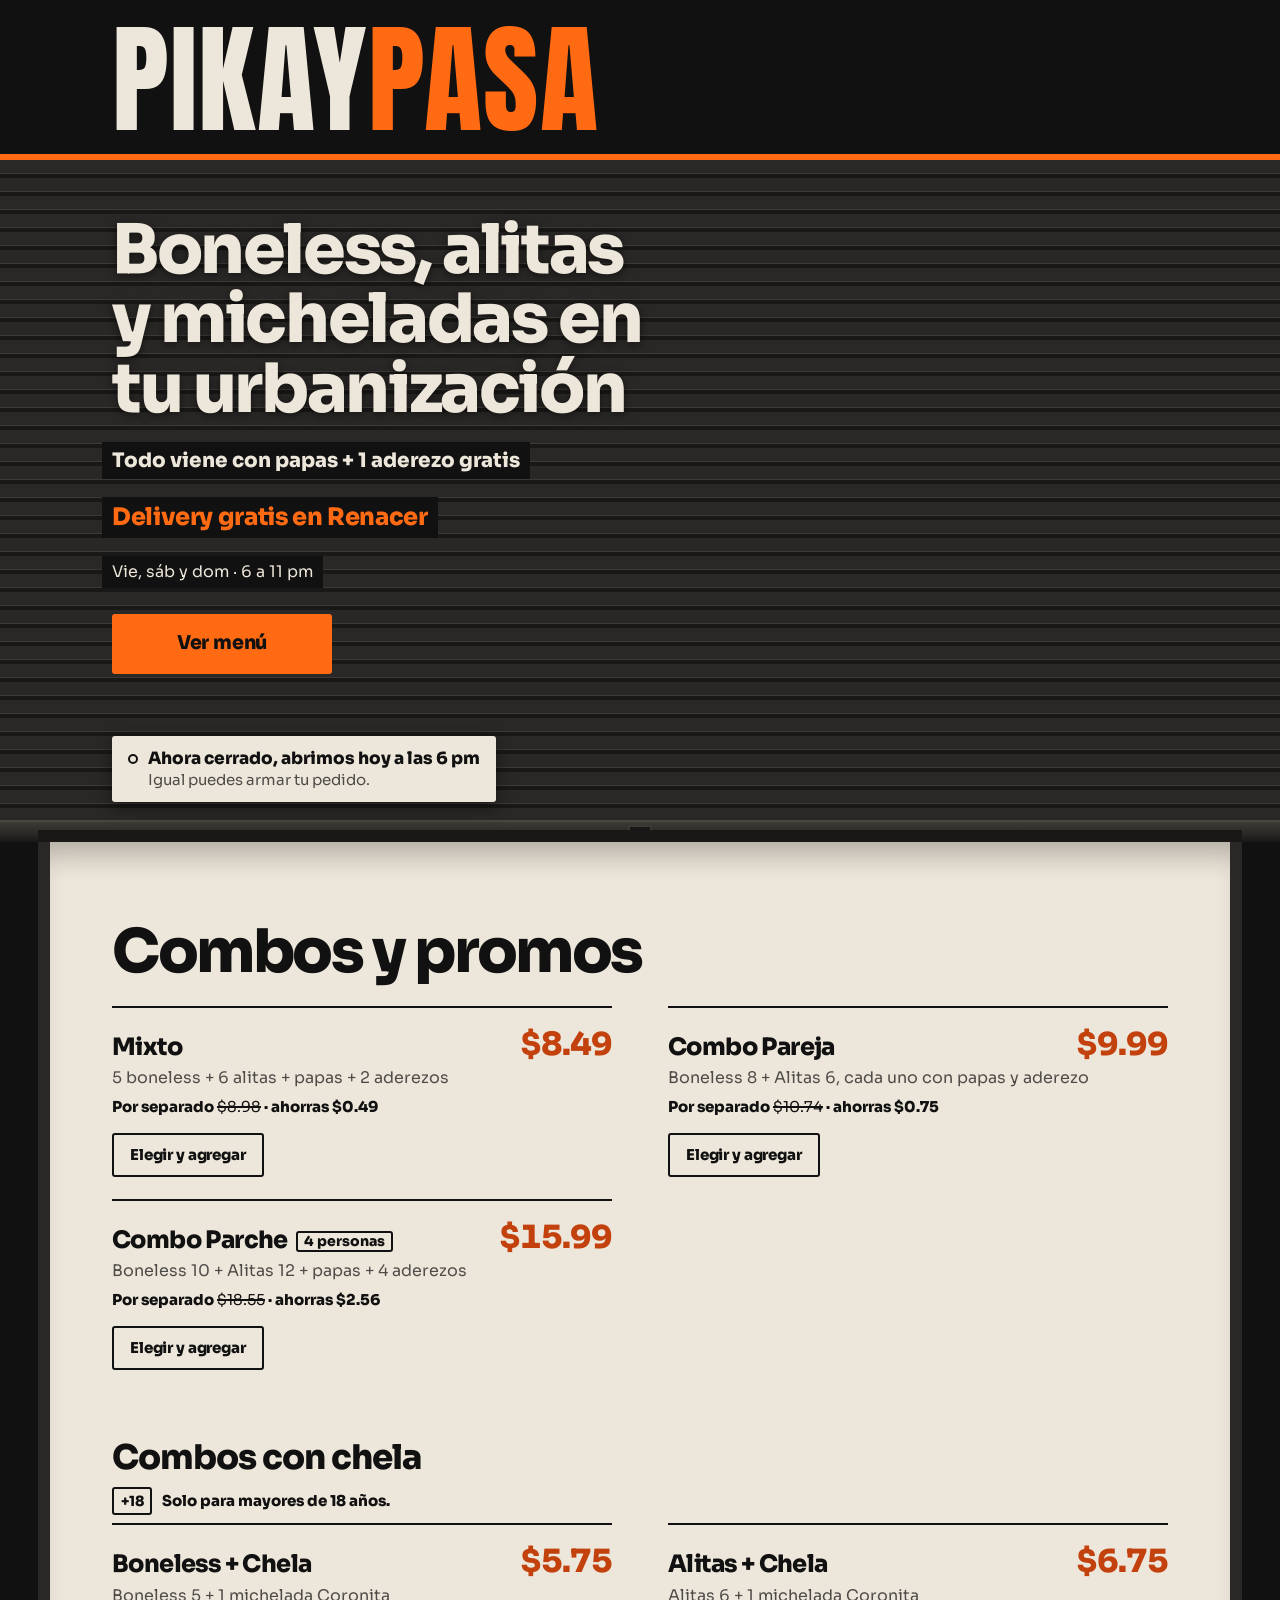
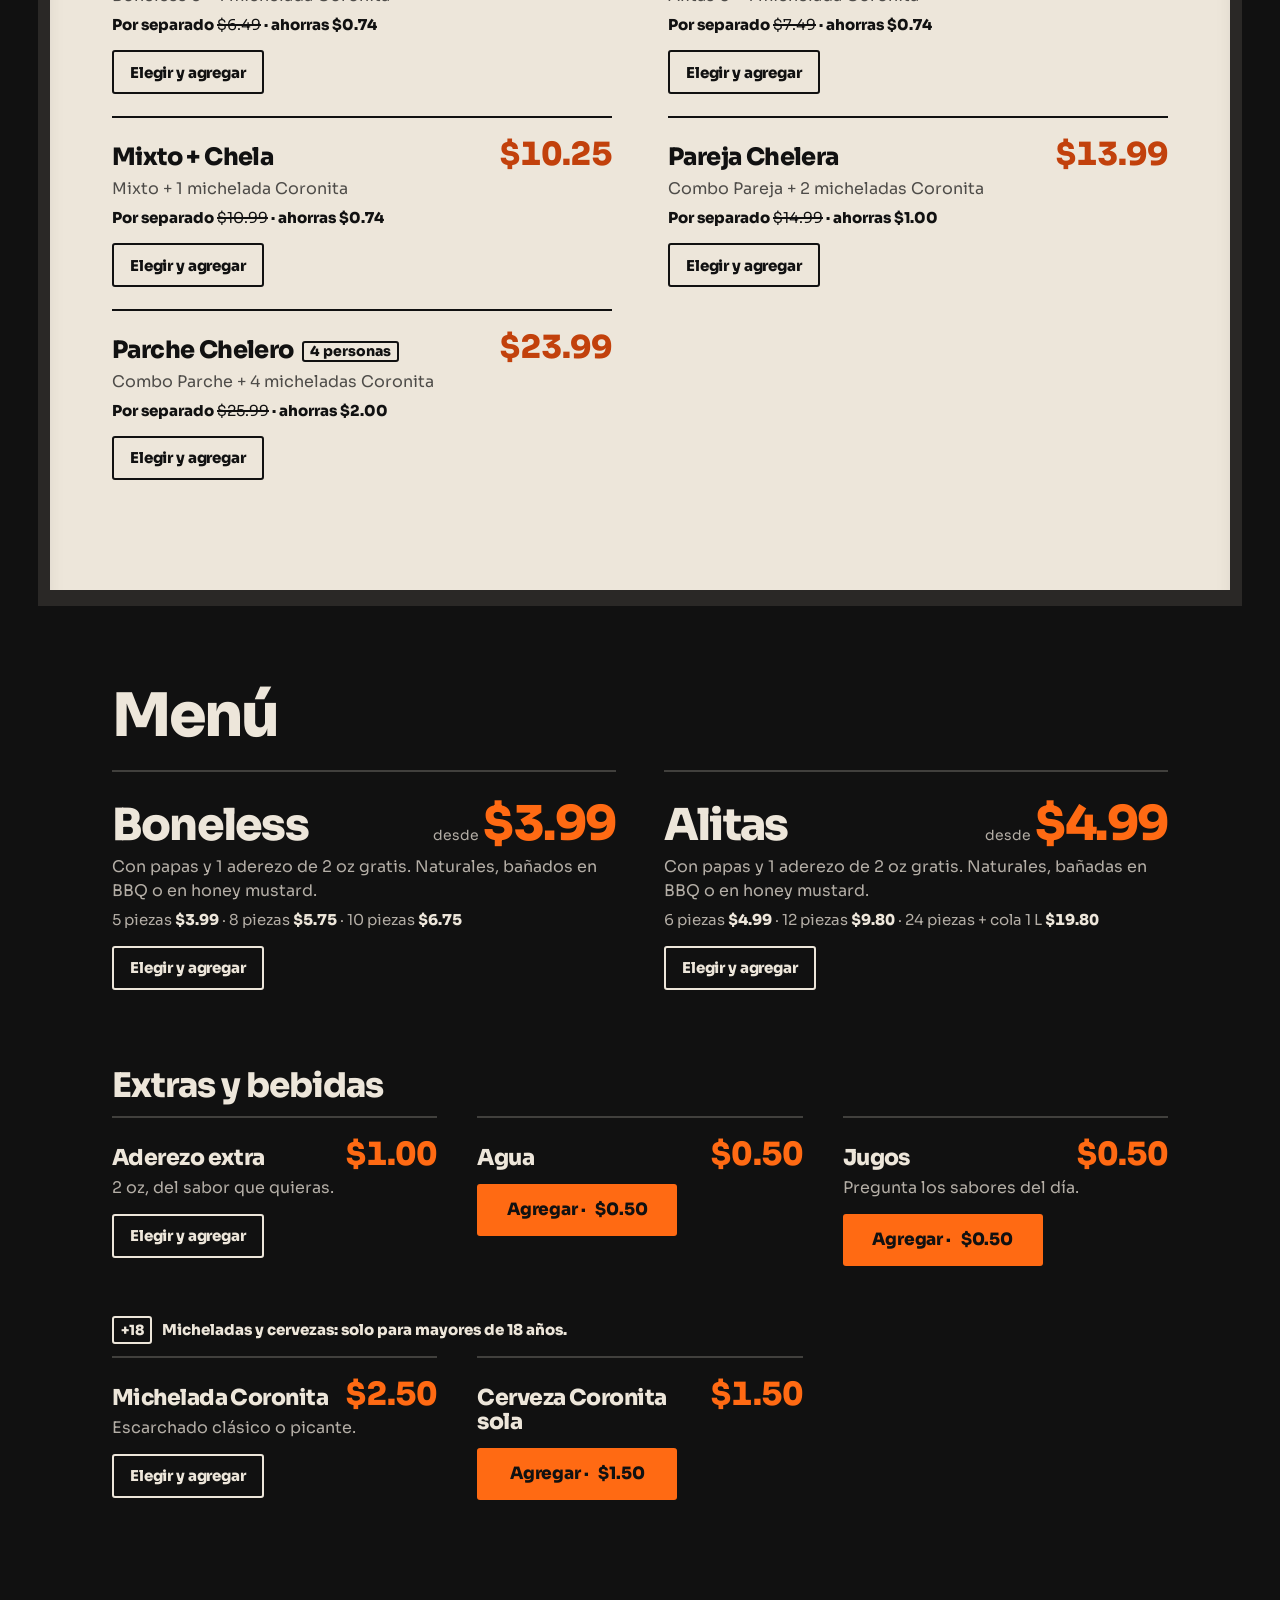
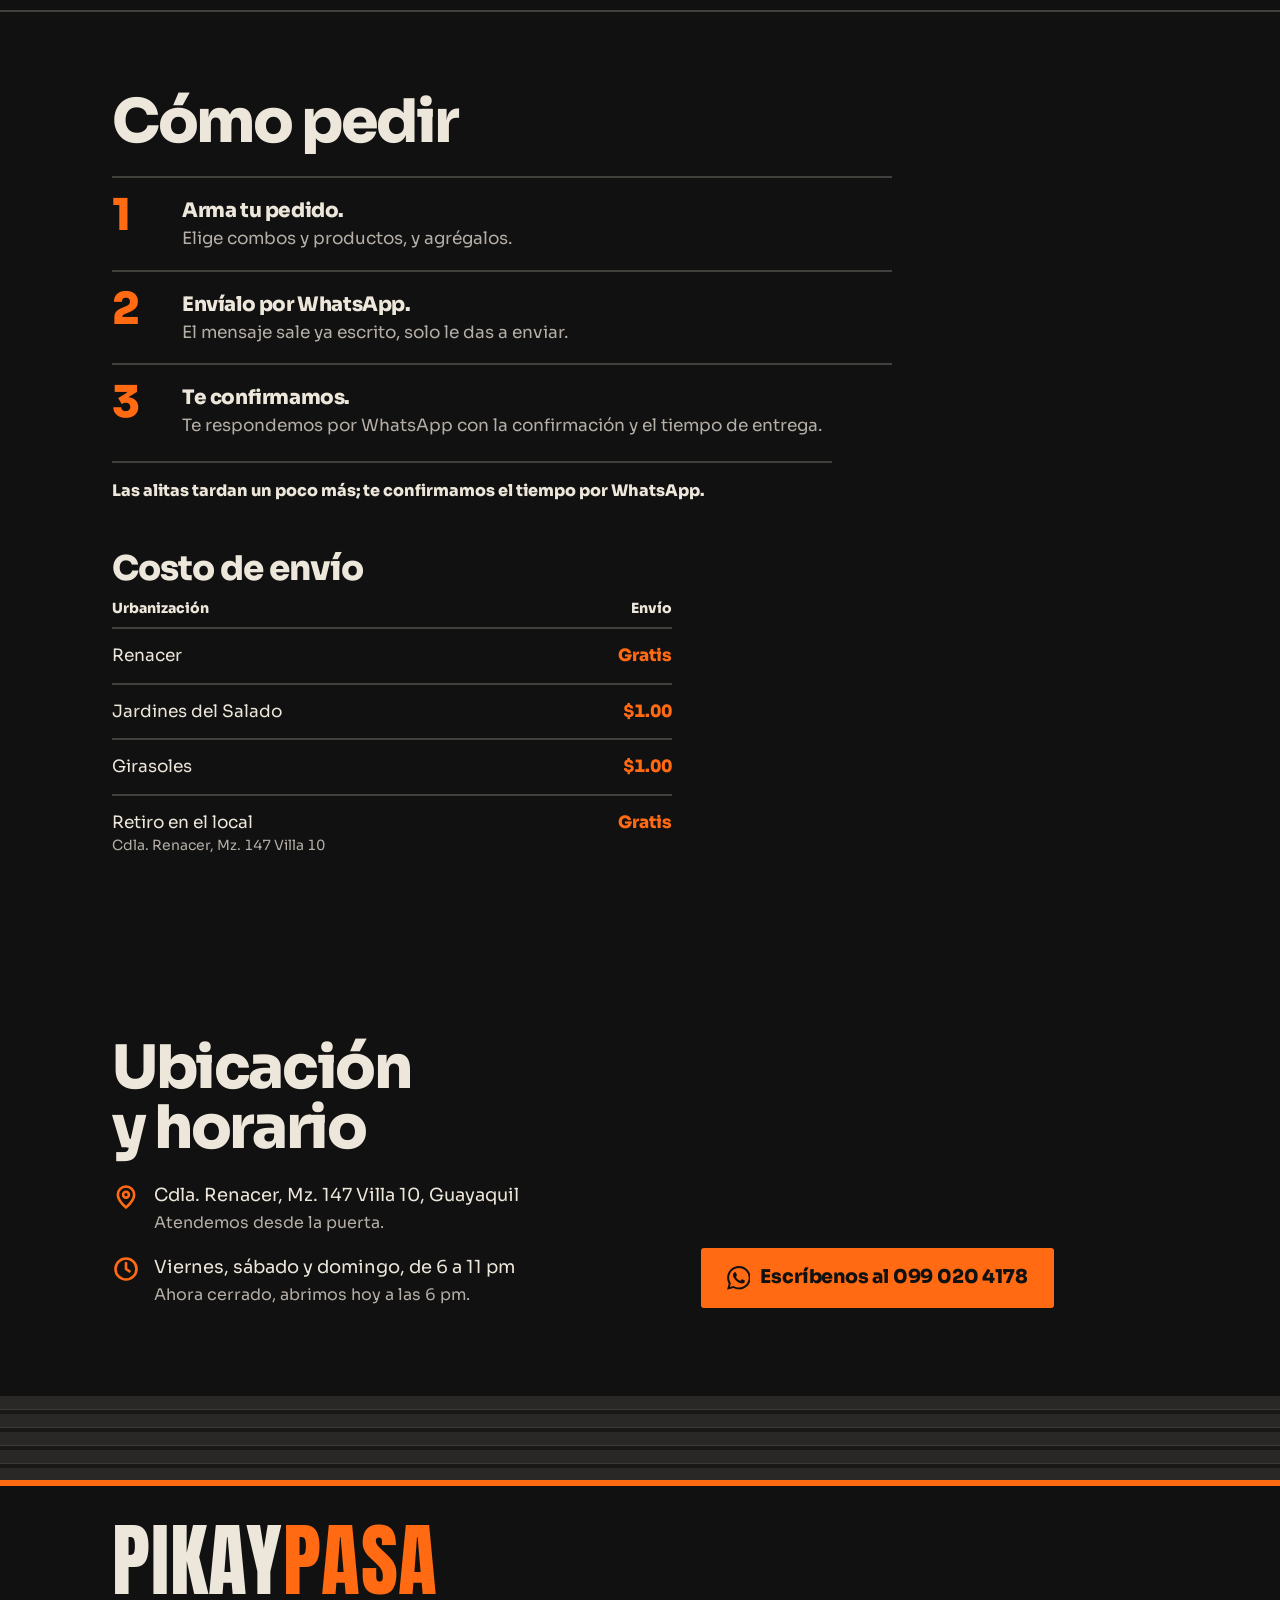
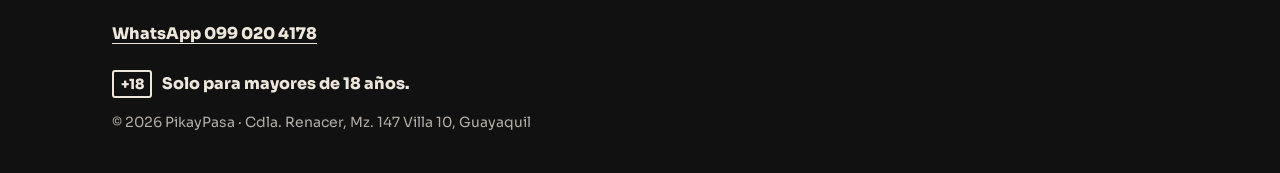
<file: index.html>
<!doctype html>
<html lang="es-EC">
<head>
  <meta charset="utf-8">
  <meta name="viewport" content="width=device-width, initial-scale=1, viewport-fit=cover">
  <title>PikayPasa · Boneless, alitas y micheladas en Renacer</title>
  <meta name="description" content="Boneless y alitas con papas y aderezo gratis, naturales o bañados en BBQ o honey mustard. Micheladas. Pide por WhatsApp. Vie, sáb y dom de 6 a 11 pm. Envío gratis en Renacer.">
  <meta name="theme-color" content="#111111">
  <link rel="icon" type="image/png" sizes="32x32" href="img/favicon-32.png">
  <link rel="icon" type="image/png" sizes="192x192" href="img/favicon-192.png">
  <link rel="apple-touch-icon" href="img/apple-touch-icon.png">

  <!-- Vista previa al compartir en WhatsApp / redes -->
  <meta property="og:type" content="website">
  <meta property="og:locale" content="es_EC">
  <meta property="og:url" content="https://pikaypasa.vercel.app/">
  <meta property="og:title" content="PikayPasa">
  <meta property="og:description" content="Boneless y alitas con papas y aderezo gratis, naturales o bañados en BBQ o honey mustard. Micheladas. Pide por WhatsApp. Vie, sáb y dom de 6 a 11 pm. Envío gratis en Renacer.">
  <meta property="og:image" content="https://pikaypasa.vercel.app/img/og.jpg">
  <meta property="og:image:width" content="1200">
  <meta property="og:image:height" content="630">
  <meta property="og:image:alt" content="PikayPasa: boneless, alitas y micheladas. Pide por WhatsApp.">
  <meta name="twitter:card" content="summary_large_image">

  <link rel="preconnect" href="https://fonts.googleapis.com">
  <link rel="preconnect" href="https://fonts.gstatic.com" crossorigin>
  <link rel="stylesheet" href="https://fonts.googleapis.com/css2?family=Anton&family=Sora:wght@400;800&display=swap">
  <link rel="stylesheet" href="css/estilos.css">
</head>
<body>

  <a class="saltar" href="#combos">Saltar al menú</a>

  <!-- ============ INICIO ============ -->
  <header class="rotulo">
    <h1 class="logo" aria-label="PikayPasa"><span class="logo-pikay">PIKAY</span><span class="logo-pasa">PASA</span></h1>
  </header>

  <section class="frente" aria-label="Inicio">
    <div class="reja" id="reja">
      <div class="reja-texto contenedor">
        <p class="lema">Boneless, alitas y micheladas en tu urbanización</p>
        <p class="incluye">Todo viene con papas + 1 aderezo gratis</p>
        <p class="gratis">Delivery gratis en Renacer</p>
        <p class="horario-corto" data-texto="horarioCorto"></p>
        <a class="btn btn-grande" href="#combos">Ver menú</a>
      </div>
      <div class="reja-borde" aria-hidden="true"><span class="manija"></span></div>
    </div>
    <p class="cartel" id="estado" role="status"></p>
  </section>

  <nav class="secciones" aria-label="Secciones">
    <div class="secciones-pista" id="secciones">
      <a href="#combos">Combos</a>
      <a href="#chela" data-alcohol>Con chela</a>
      <a href="#p-boneless">Boneless</a>
      <a href="#p-alitas">Alitas</a>
      <a href="#extras">Extras y bebidas</a>
      <a href="#como-pedir">Cómo pedir</a>
      <a href="#ubicacion">Ubicación</a>
    </div>
  </nav>

  <main>
    <!-- ============ COMBOS (la ventanilla) ============ -->
    <section class="ventanilla" id="combos" aria-labelledby="t-combos">
      <div class="contenedor">
        <h2 id="t-combos">Combos y promos</h2>
        <div class="lista lista-combos" id="lista-combos"></div>

        <div class="bloque-chela" id="chela" data-alcohol>
          <h3 class="subtitulo">Combos con chela</h3>
          <p class="aviso-18"><span class="sello-18">+18</span> Solo para mayores de 18 años.</p>
          <div class="lista lista-combos" id="lista-chela"></div>
        </div>
      </div>
    </section>

    <!-- ============ MENÚ ============ -->
    <section class="menu" id="menu" aria-labelledby="t-menu">
      <div class="contenedor">
        <h2 id="t-menu">Menú</h2>
        <div class="menu-principal" id="menu-principal"></div>

        <h3 class="subtitulo" id="extras">Extras y bebidas</h3>
        <div class="lista lista-extras" id="lista-extras"></div>

        <div class="bloque-alcohol" data-alcohol>
          <p class="aviso-18"><span class="sello-18">+18</span> Micheladas y cervezas: solo para mayores de 18 años.</p>
          <div class="lista lista-extras" id="lista-extras-alcohol"></div>
        </div>
      </div>
    </section>

    <!-- ============ CÓMO PEDIR ============ -->
    <section class="como" id="como-pedir" aria-labelledby="t-como">
      <div class="contenedor">
        <h2 id="t-como">Cómo pedir</h2>
        <ol class="pasos">
          <li><span><strong>Arma tu pedido.</strong> Elige combos y productos, y agrégalos.</span></li>
          <li><span><strong>Envíalo por WhatsApp.</strong> El mensaje sale ya escrito, solo le das a enviar.</span></li>
          <li><span><strong>Te confirmamos.</strong> Te respondemos por WhatsApp con la confirmación y el tiempo de entrega.</span></li>
        </ol>
        <p class="nota-alitas">Las alitas tardan un poco más; te confirmamos el tiempo por WhatsApp.</p>

        <h3 class="subtitulo">Costo de envío</h3>
        <table class="tabla-envios">
          <caption class="oculto">Costo de envío por urbanización</caption>
          <thead><tr><th scope="col">Urbanización</th><th scope="col">Envío</th></tr></thead>
          <tbody id="tabla-envios"></tbody>
        </table>
      </div>
    </section>

    <!-- ============ UBICACIÓN Y HORARIO ============ -->
    <section class="ubicacion" id="ubicacion" aria-labelledby="t-ubicacion">
      <div class="contenedor ubicacion-grid">
        <div>
          <h2 id="t-ubicacion">Ubicación y horario</h2>
          <p class="dato">
            <svg class="ico" viewBox="0 0 24 24" aria-hidden="true"><path d="M12 21s-7-6.2-7-11a7 7 0 0 1 14 0c0 4.8-7 11-7 11z"/><circle cx="12" cy="10" r="2.5"/></svg>
            <span><span data-texto="direccionCompleta"></span><br><span class="dato-sub">Atendemos desde la puerta.</span></span>
          </p>
          <p class="dato">
            <svg class="ico" viewBox="0 0 24 24" aria-hidden="true"><circle cx="12" cy="12" r="9"/><path d="M12 7v5l3 2"/></svg>
            <span><span data-texto="horario"></span><br><span class="dato-sub" id="estado-2"></span></span>
          </p>
        </div>
        <div class="ubicacion-acciones">
          <a class="btn btn-grande" id="wa-general" href="https://wa.me/593990204178" target="_blank" rel="noopener">
            <svg class="ico ico-wa" viewBox="0 0 24 24" aria-hidden="true"><use href="#logo-wa"/></svg>
            <span>Escríbenos al <span data-texto="whatsappVisible"></span></span>
          </a>
          <a class="enlace-ig" id="ig-1" target="_blank" rel="noopener" hidden>
            <svg class="ico" viewBox="0 0 24 24" aria-hidden="true"><rect x="3.5" y="3.5" width="17" height="17" rx="5"/><circle cx="12" cy="12" r="4"/><circle cx="17.2" cy="6.8" r="0.6"/></svg>
            <span class="ig-usuario"></span>
          </a>
        </div>
      </div>
    </section>
  </main>

  <!-- ============ PIE ============ -->
  <footer class="pie">
    <div class="pie-reja" aria-hidden="true"></div>
    <div class="contenedor pie-contenido">
      <p class="logo logo-pie" aria-label="PikayPasa"><span class="logo-pikay">PIKAY</span><span class="logo-pasa">PASA</span></p>
      <p class="pie-datos">
        <a id="wa-pie" href="https://wa.me/593990204178" target="_blank" rel="noopener">WhatsApp&nbsp;<span data-texto="whatsappVisible"></span></a>
        <a id="ig-2" target="_blank" rel="noopener" hidden>Instagram&nbsp;<span class="ig-usuario"></span></a>
      </p>
      <p class="pie-18" data-alcohol><span class="sello-18">+18</span> Solo para mayores de 18 años.</p>
      <p class="pie-anio">© <span id="anio"></span> PikayPasa · <span data-texto="direccionCompleta"></span></p>
    </div>
  </footer>

  <!-- Logo de WhatsApp (se reutiliza en los botones) -->
  <svg width="0" height="0" style="position:absolute" aria-hidden="true">
    <symbol id="logo-wa" viewBox="0 0 24 24"><path d="M17.472 14.382c-.297-.149-1.758-.867-2.03-.967-.273-.099-.471-.148-.67.15-.197.297-.767.966-.94 1.164-.173.199-.347.223-.644.075-.297-.15-1.255-.463-2.39-1.475-.883-.788-1.48-1.761-1.653-2.059-.173-.297-.018-.458.13-.606.134-.133.298-.347.446-.52.149-.174.198-.298.298-.497.099-.198.05-.371-.025-.52-.075-.149-.669-1.612-.916-2.207-.242-.579-.487-.5-.669-.51-.173-.008-.371-.01-.57-.01-.198 0-.52.074-.792.372-.272.297-1.04 1.016-1.04 2.479 0 1.462 1.065 2.875 1.213 3.074.149.198 2.096 3.2 5.077 4.487.709.306 1.262.489 1.694.625.712.227 1.36.195 1.871.118.571-.085 1.758-.719 2.006-1.413.248-.694.248-1.289.173-1.413-.074-.124-.272-.198-.57-.347m-5.421 7.403h-.004a9.87 9.87 0 0 1-5.031-1.378l-.361-.214-3.741.982.998-3.648-.235-.374a9.86 9.86 0 0 1-1.51-5.26c.001-5.45 4.436-9.884 9.888-9.884 2.64 0 5.122 1.03 6.988 2.898a9.825 9.825 0 0 1 2.893 6.994c-.003 5.45-4.437 9.884-9.885 9.884m8.413-18.297A11.815 11.815 0 0 0 12.05 0C5.495 0 .16 5.335.157 11.892c0 2.096.547 4.142 1.588 5.945L.057 24l6.305-1.654a11.882 11.882 0 0 0 5.683 1.448h.005c6.554 0 11.89-5.335 11.893-11.893a11.821 11.821 0 0 0-3.48-8.413z"/></symbol>
  </svg>

  <!-- ============ WHATSAPP FLOTANTE ============ -->
  <a class="wa-flotante" id="wa-flotante" href="https://wa.me/593990204178" target="_blank" rel="noopener" aria-label="Escríbenos por WhatsApp">
    <svg class="ico-wa" viewBox="0 0 24 24" aria-hidden="true"><use href="#logo-wa"/></svg>
  </a>

  <!-- ============ BARRA DEL PEDIDO ============ -->
  <button class="barra" id="barra" type="button" aria-haspopup="dialog" aria-controls="pedido" hidden>
    <span class="barra-info">
      <span class="barra-titulo">Tu pedido</span>
      <span class="barra-cantidad" id="barra-cantidad"></span>
    </span>
    <span class="barra-total" id="barra-total"></span>
    <span class="barra-ver">Ver pedido</span>
  </button>

  <!-- ============ PANEL DEL PEDIDO ============ -->
  <dialog class="pedido" id="pedido" aria-labelledby="t-pedido">
    <div class="pedido-cabeza">
      <h2 id="t-pedido">Tu pedido</h2>
      <button class="btn-icono" type="button" id="cerrar-pedido" aria-label="Cerrar pedido">
        <svg class="ico" viewBox="0 0 24 24" aria-hidden="true"><path d="M6 6l12 12M18 6L6 18"/></svg>
      </button>
    </div>

    <div class="pedido-cuerpo" id="pedido-cuerpo">
      <ul class="lineas" id="lineas"></ul>
      <p class="vacio" id="vacio" hidden>Todavía no agregas nada. Mira los combos y el menú.</p>

      <form class="datos" id="datos" novalidate>
        <fieldset class="zonas">
          <legend>¿Dónde lo entregamos?</legend>
          <div id="zonas"></div>
        </fieldset>

        <label class="campo">
          <span>Tu nombre</span>
          <input type="text" name="nombre" id="f-nombre" autocomplete="given-name" maxlength="60" required>
        </label>
        <label class="campo" id="campo-direccion">
          <span>Dirección (manzana y villa)</span>
          <input type="text" name="direccion" id="f-direccion" placeholder="Ej.: Mz. 12 Villa 4" autocomplete="off" maxlength="80">
        </label>
        <label class="campo">
          <span>Nota <span class="opcional">(opcional)</span></span>
          <textarea name="nota" id="f-nota" rows="2" maxlength="200" placeholder="Ej.: sin cebolla en la michelada"></textarea>
        </label>
      </form>

      <dl class="desglose" id="desglose"></dl>
    </div>

    <div class="pedido-pie">
      <p class="falta" id="falta" aria-live="polite"></p>
      <button class="btn btn-grande btn-enviar" type="button" id="enviar" disabled>
        <svg class="ico ico-wa" viewBox="0 0 24 24" aria-hidden="true"><use href="#logo-wa"/></svg>
        <span>Enviar pedido por WhatsApp</span>
      </button>
    </div>

    <div class="enviado" id="enviado" hidden>
      <p class="enviado-titulo">¡Tu pedido salió para WhatsApp!</p>
      <p>Te vamos a responder por WhatsApp para confirmar tu pedido y el tiempo de entrega.</p>
      <p class="enviado-sub">¿No se abrió el chat? <a id="reabrir" href="https://wa.me/593990204178" target="_blank" rel="noopener">Ábrelo otra vez con tu pedido</a>.</p>
      <button class="btn btn-grande" type="button" id="seguir">Listo</button>
    </div>
  </dialog>

  <script src="data/menu.js"></script>
  <script src="js/app.js"></script>
</body>
</html>
</file>
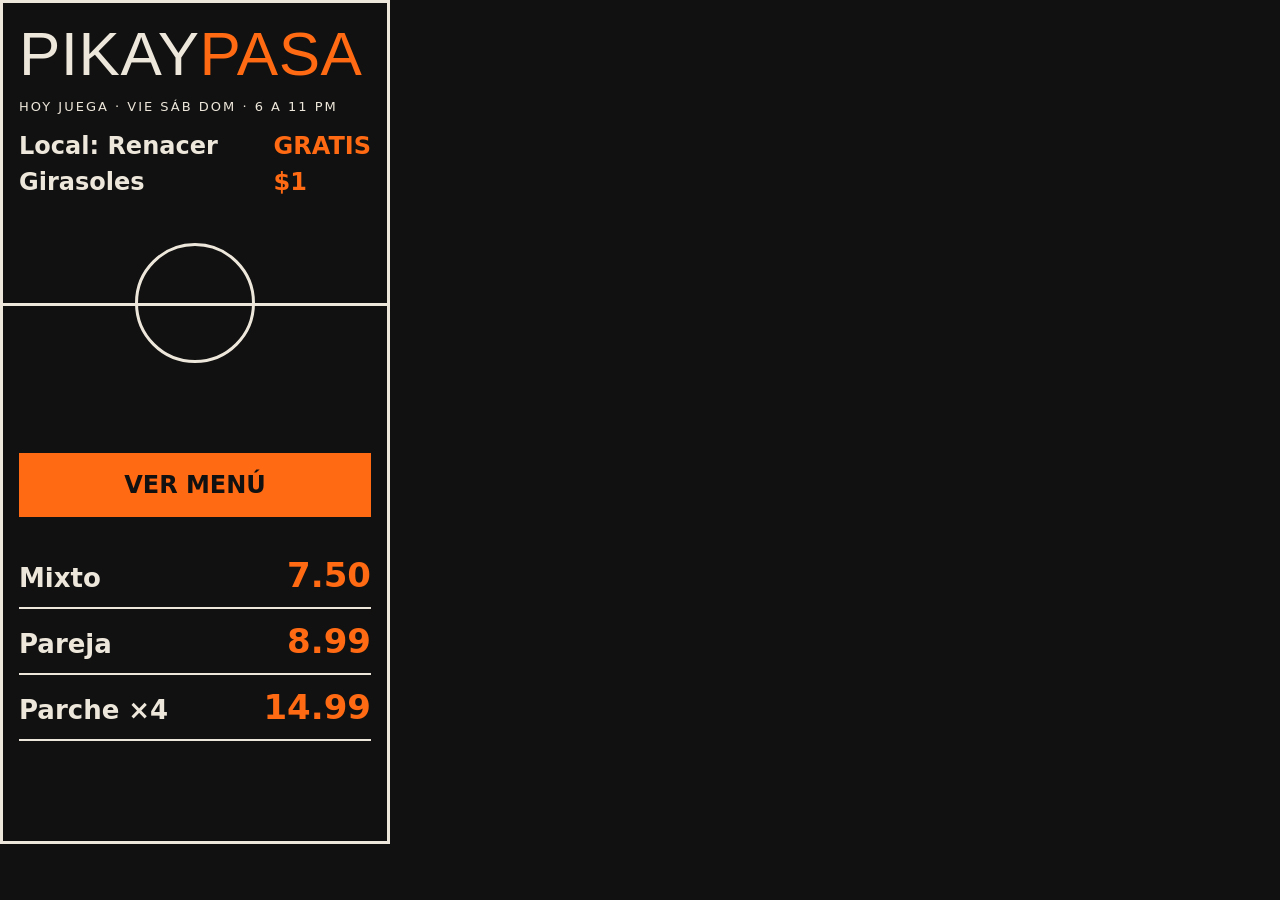
<file: .impeccable/sketches/assigned.html>
<!doctype html>
<html lang="es"><head><meta charset="utf-8"><meta name="viewport" content="width=device-width,initial-scale=1">
<title>Tablero</title>
<style>
*{box-sizing:border-box;margin:0}
body{width:390px;height:844px;background:#111;color:#EDE6DA;font-family:Sora,system-ui,sans-serif;overflow:hidden}
.board{position:relative;height:100%;padding:20px 16px;border:3px solid #EDE6DA;margin:0}
.mid{position:absolute;left:0;right:0;top:300px;border-top:3px solid #EDE6DA}
.circle{position:absolute;left:50%;top:300px;width:120px;height:120px;margin:-60px 0 0 -60px;border:3px solid #EDE6DA;border-radius:50%}
.logo{font-family:Anton,Impact,sans-serif;font-size:62px;line-height:1;letter-spacing:.5px}
.logo b{color:#FF6A13;font-weight:400}
.k{font-size:13px;letter-spacing:2px;text-transform:uppercase;margin-top:14px}
.fix{margin-top:18px;display:grid;grid-template-columns:1fr auto;gap:8px 12px;font-weight:800;font-size:24px}
.fix span:nth-child(2n){color:#FF6A13}
.cta{position:absolute;left:16px;right:16px;top:450px;height:64px;background:#FF6A13;color:#111;font-weight:800;font-size:24px;display:flex;align-items:center;justify-content:center}
.table{position:absolute;left:16px;right:16px;top:540px}
.row{display:flex;justify-content:space-between;align-items:baseline;border-bottom:2px solid #EDE6DA;padding:12px 0;font-weight:800;font-size:26px}
.row i{font-style:normal;color:#FF6A13;font-size:34px}
.row.o{color:#111}
</style></head><body>
<div class="board">
<div class="logo">PIKAY<b>PASA</b></div>
<div class="k">Hoy juega · vie sáb dom · 6 a 11 pm</div>
<div class="fix"><span>Local: Renacer</span><span>GRATIS</span><span>Girasoles</span><span>$1</span></div>
<div class="mid"></div><div class="circle"></div>
<div class="cta">VER MENÚ</div>
<div class="table">
<div class="row"><span>Mixto</span><i>7.50</i></div>
<div class="row"><span>Pareja</span><i>8.99</i></div>
<div class="row"><span>Parche ×4</span><i>14.99</i></div>
</div>
</div>
</body></html>
</file>
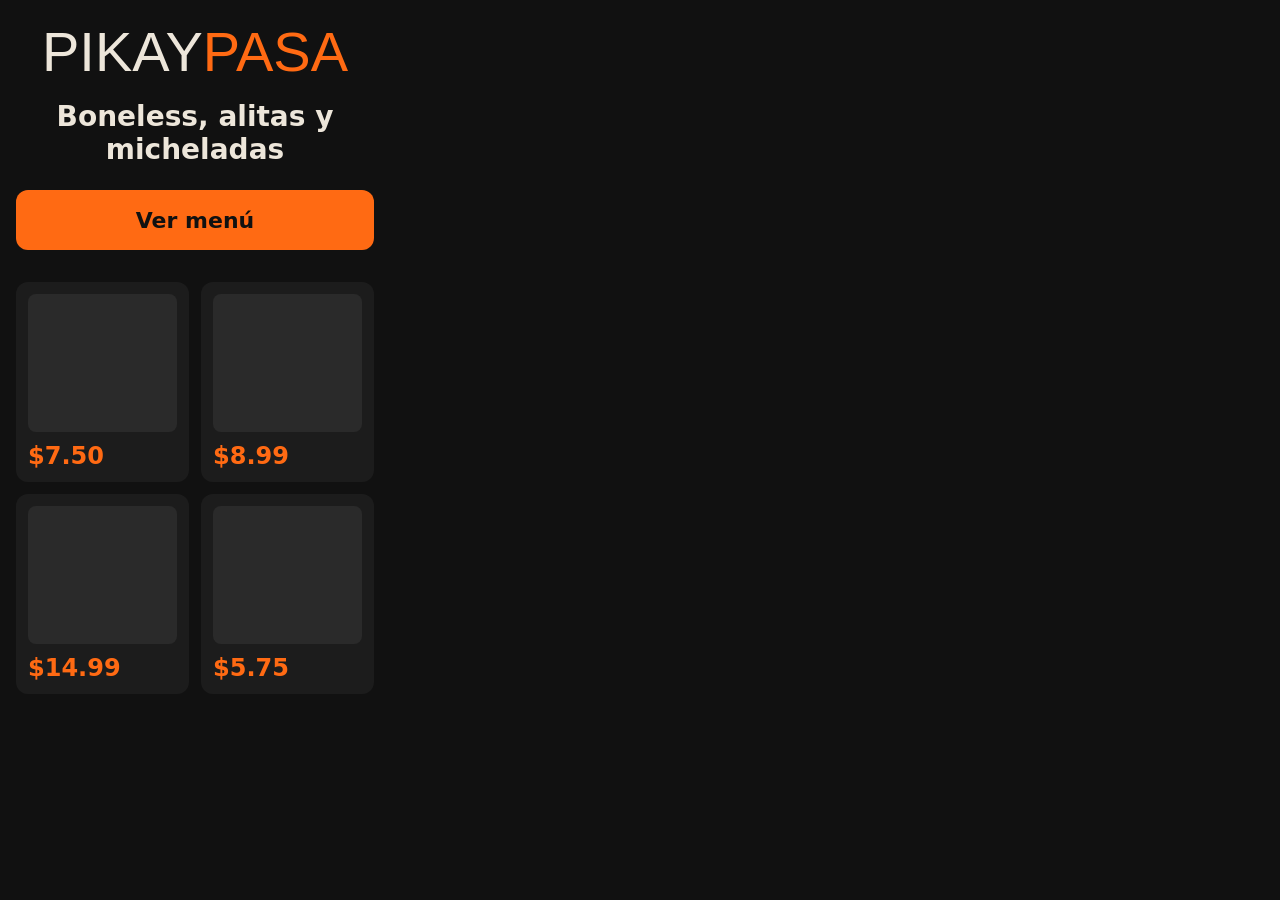
<file: .impeccable/sketches/canon.html>
<!doctype html>
<html lang="es"><head><meta charset="utf-8"><meta name="viewport" content="width=device-width,initial-scale=1">
<title>Estándar</title>
<style>
*{box-sizing:border-box;margin:0}
body{width:390px;height:844px;background:#111;color:#EDE6DA;font-family:Sora,system-ui,sans-serif;overflow:hidden;padding:24px 16px}
.logo{font-family:Anton,Impact,sans-serif;font-size:56px;line-height:1;text-align:center}
.logo b{color:#FF6A13;font-weight:400}
h1{font-weight:800;font-size:28px;text-align:center;margin-top:20px}
.cta{margin:24px auto 0;height:60px;background:#FF6A13;color:#111;font-weight:800;font-size:22px;display:flex;align-items:center;justify-content:center;border-radius:12px}
.cards{display:grid;grid-template-columns:1fr 1fr;gap:12px;margin-top:32px}
.c{background:#1c1c1c;border-radius:12px;height:200px;padding:12px;display:flex;flex-direction:column;justify-content:flex-end}
.c .img{flex:1;background:#2a2a2a;border-radius:8px;margin-bottom:10px}
.c i{font-style:normal;color:#FF6A13;font-weight:800;font-size:24px}
</style></head><body>
<div class="logo">PIKAY<b>PASA</b></div>
<h1>Boneless, alitas y micheladas</h1>
<div class="cta">Ver menú</div>
<div class="cards">
<div class="c"><div class="img"></div><i>$7.50</i></div>
<div class="c"><div class="img"></div><i>$8.99</i></div>
<div class="c"><div class="img"></div><i>$14.99</i></div>
<div class="c"><div class="img"></div><i>$5.75</i></div>
</div>
</body></html>
</file>
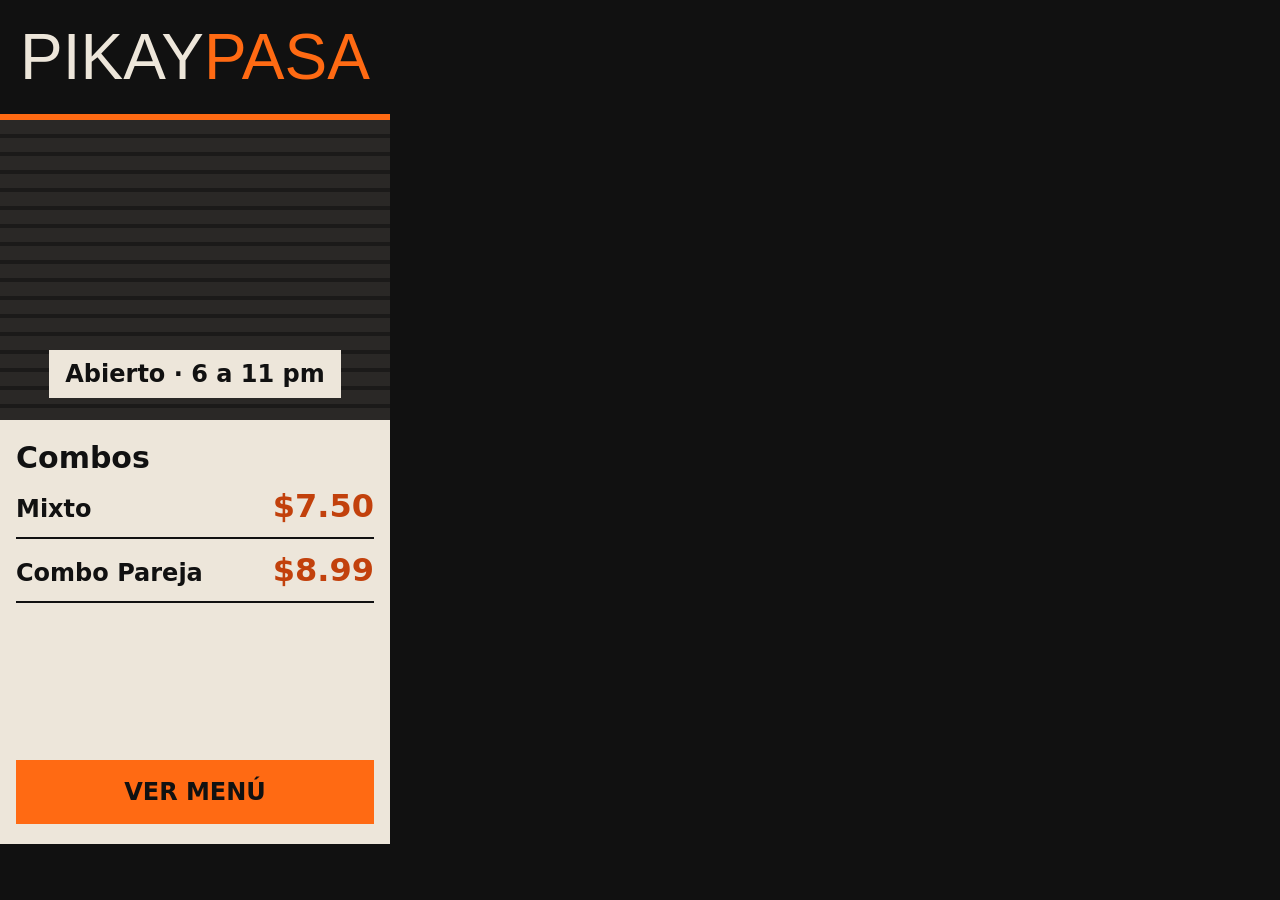
<file: .impeccable/sketches/model-pick.html>
<!doctype html>
<html lang="es"><head><meta charset="utf-8"><meta name="viewport" content="width=device-width,initial-scale=1">
<title>Ventanilla</title>
<style>
*{box-sizing:border-box;margin:0}
body{width:390px;height:844px;background:#111;color:#EDE6DA;font-family:Sora,system-ui,sans-serif;overflow:hidden}
.sign{height:120px;background:#111;display:flex;align-items:center;justify-content:center;border-bottom:6px solid #FF6A13}
.logo{font-family:Anton,Impact,sans-serif;font-size:64px;line-height:1}
.logo b{color:#FF6A13;font-weight:400}
.shutter{height:300px;background:repeating-linear-gradient(#2A2826 0 14px,#1b1a19 14px 18px);display:flex;align-items:flex-end;justify-content:center;padding-bottom:22px}
.tag{background:#EDE6DA;color:#111;font-weight:800;font-size:24px;padding:10px 16px}
.window{background:#EDE6DA;color:#111;height:424px;padding:20px 16px;position:relative}
.window h2{font-weight:800;font-size:30px}
.p{display:flex;justify-content:space-between;align-items:baseline;border-bottom:2px solid #111;padding:12px 0;font-weight:800;font-size:24px}
.p i{font-style:normal;color:#C2410C;font-size:32px}
.cta{position:absolute;left:16px;right:16px;bottom:20px;height:64px;background:#FF6A13;color:#111;font-weight:800;font-size:24px;display:flex;align-items:center;justify-content:center}
</style></head><body>
<div class="sign"><div class="logo">PIKAY<b>PASA</b></div></div>
<div class="shutter"><div class="tag">Abierto · 6 a 11 pm</div></div>
<div class="window"><h2>Combos</h2>
<div class="p"><span>Mixto</span><i>$7.50</i></div>
<div class="p"><span>Combo Pareja</span><i>$8.99</i></div>
<div class="cta">VER MENÚ</div></div>
</body></html>
</file>
<file: css/estilos.css>
/* PikayPasa · estilos
   Paleta "Naranja crujiente". Los colores se cambian aquí arriba. */

:root {
  --negro: #111111;
  --naranja: #FF6A13;
  --hueso: #EDE6DA;
  --naranja-osc: #C2410C;
  --acero: #2A2826;
  --acero-sombra: #191817;
  --acero-luz: #3D3a36;

  --hueso-suave: rgba(237, 230, 218, 0.74);
  --hueso-linea: rgba(237, 230, 218, 0.22);
  --negro-suave: rgba(17, 17, 17, 0.72);
  --negro-linea: rgba(17, 17, 17, 0.2);

  --f-logo: "Anton", "Oswald", "Arial Narrow", sans-serif;
  --f-texto: "Sora", system-ui, -apple-system, "Segoe UI", sans-serif;

  --borde: 2px;
  --radio: 3px;
  --sube: cubic-bezier(0.16, 1, 0.3, 1);
  --gutter: 16px;
  --barra-alto: 72px;
  --vano: 0px;     /* espacio a los lados de la ventanilla */
  --marco: 6px;    /* grosor de los marcos de la ventanilla */

  color-scheme: dark;
}

*, *::before, *::after { box-sizing: border-box; }
html { -webkit-text-size-adjust: 100%; scroll-behavior: smooth; scroll-padding-top: 80px; }
html.sin-scroll { overflow: hidden; }
body {
  margin: 0;
  background: var(--negro);
  color: var(--hueso);
  font-family: var(--f-texto);
  font-weight: 400;
  font-size: 1rem;
  line-height: 1.5;
  -webkit-font-smoothing: antialiased;
  -webkit-tap-highlight-color: transparent;
  scrollbar-color: var(--acero-luz) var(--negro);
}
body.con-barra { padding-bottom: calc(var(--barra-alto) + env(safe-area-inset-bottom)); }
h1, h2, h3, p, ol, ul, dl, dd, fieldset { margin: 0; padding: 0; }
fieldset { border: 0; min-width: 0; }
ul, ol { list-style: none; }
button, input, select, textarea { font: inherit; color: inherit; }
img, svg { display: block; }
::selection { background: var(--naranja); color: var(--negro); }
:focus-visible { outline: 3px solid var(--naranja); outline-offset: 2px; }
.ventanilla :focus-visible, .pedido :focus-visible { outline-color: var(--naranja-osc); }
[hidden] { display: none !important; }
.oculto { position: absolute; width: 1px; height: 1px; overflow: hidden; clip: rect(0 0 0 0); white-space: nowrap; }

.contenedor { width: 100%; max-width: 1120px; margin: 0 auto; padding-left: var(--gutter); padding-right: var(--gutter); }

.ico { width: 1.25em; height: 1.25em; flex: none; fill: none; stroke: currentColor; stroke-width: 2.25; stroke-linecap: round; stroke-linejoin: round; }
.ico-wa { fill: currentColor; stroke: none; }

.saltar { position: absolute; left: 8px; top: -60px; z-index: 50; background: var(--naranja); color: var(--negro); padding: 10px 14px; font-weight: 800; text-decoration: none; }
.saltar:focus { top: 8px; }

/* ---------- Botones ---------- */
.btn {
  display: inline-flex; align-items: center; justify-content: center; gap: 10px;
  min-height: 52px; padding: 12px 22px;
  background: var(--naranja); color: var(--negro);
  border: 0; border-radius: var(--radio);
  font-weight: 800; font-size: 1.0625rem; line-height: 1.15; letter-spacing: -0.01em;
  text-decoration: none; text-align: center; cursor: pointer;
  transition: background-color 160ms ease, transform 120ms ease;
  touch-action: manipulation;
}
@media (hover: hover) { .btn:hover { background: #FF7F33; } }
.btn:active { transform: translateY(1px); }
.btn:disabled { background: var(--negro-linea); color: var(--negro-suave); cursor: not-allowed; transform: none; }
.btn-grande { min-height: 60px; font-size: 1.1875rem; padding: 14px 26px; }
.btn.agregado { background: var(--hueso); color: var(--negro); }
/* Sobre hueso solo hay dos tintas: negro y naranja oscuro */
.ventanilla .btn, .pedido .btn { background: var(--negro); color: var(--hueso); }
@media (hover: hover) { .ventanilla .btn:hover, .pedido .btn:hover { background: #2b2b2b; } }
.ventanilla .btn.agregado { background: var(--naranja-osc); color: var(--hueso); }
.pedido .btn:disabled { background: var(--negro-linea); color: var(--negro-suave); }

.btn-texto {
  display: inline-flex; align-items: center; gap: 6px; min-height: 44px; padding: 8px 4px;
  background: none; border: 0; cursor: pointer; font-weight: 800; font-size: 0.9375rem;
  text-decoration: underline; text-underline-offset: 4px; text-decoration-thickness: 2px;
}
.btn-icono {
  display: inline-flex; align-items: center; justify-content: center;
  width: 44px; height: 44px; padding: 0; border-radius: var(--radio);
  background: transparent; border: var(--borde) solid currentColor; cursor: pointer;
}

/* ---------- Logo / rótulo ---------- */
.logo { font-family: var(--f-logo); font-weight: 400; line-height: 0.95; letter-spacing: 0.01em; white-space: nowrap; }
.logo-pikay { color: var(--hueso); }
.logo-pasa { color: var(--naranja); }

.rotulo {
  background: var(--negro);
  text-align: center;
  padding: 22px var(--gutter) 18px;
  border-bottom: 6px solid var(--naranja);
  position: relative; z-index: 2;
}
.rotulo .logo { font-size: clamp(3.75rem, 19vw, 7.5rem); }

/* ---------- Frente: la reja ---------- */
/* Debajo de la reja: la luz de la ventanilla */
.frente {
  position: relative; overflow: hidden;
  background:
    radial-gradient(130% 100% at 50% 100%, rgba(237, 230, 218, 0.62) 0%, rgba(237, 230, 218, 0.2) 45%, rgba(237, 230, 218, 0) 78%),
    var(--negro);
}
.reja {
  position: relative;
  background:
    repeating-linear-gradient(180deg,
      var(--acero) 0, var(--acero) 13px,
      var(--acero-luz) 13px, var(--acero-luz) 14px,
      var(--acero-sombra) 14px, var(--acero-sombra) 18px);
  padding: 34px 0 30px;
}
.reja-texto { display: flex; flex-direction: column; align-items: flex-start; gap: 14px; }
.lema {
  font-weight: 800; font-size: clamp(2rem, 9.2vw, 4.25rem); line-height: 1.02; letter-spacing: -0.035em;
  color: var(--hueso); max-width: 14ch; text-wrap: balance;
  text-shadow: 0 2px 10px rgba(0, 0, 0, 0.55);
}
.gratis {
  font-weight: 800; font-size: clamp(1.125rem, 4.6vw, 1.5rem); line-height: 1.2; letter-spacing: -0.015em;
  color: var(--naranja);
  background: var(--negro); padding: 6px 10px; margin-left: -10px;
}
.incluye {
  font-weight: 800; font-size: clamp(1rem, 4.2vw, 1.25rem); line-height: 1.25;
  color: var(--hueso); background: var(--negro); padding: 6px 10px; margin-left: -10px;
}
.horario-corto { font-size: 1rem; color: var(--hueso); background: var(--negro); padding: 4px 10px; margin-left: -10px; }
.reja-texto .btn { margin-top: 8px; min-width: 220px; }

.reja-borde {
  height: 22px;
  background: linear-gradient(180deg, var(--acero-luz), var(--acero) 60%, var(--acero-sombra));
  border-top: 2px solid #4a4642;
  position: absolute; left: 0; right: 0; bottom: -22px;
}
.manija { position: absolute; left: 50%; top: 6px; width: 64px; height: 8px; margin-left: -32px; background: var(--acero-sombra); border-radius: 4px; }

/* El cartel cuelga de la reja */
.cartel {
  position: relative;
  margin: 22px var(--gutter) 0;
  display: inline-grid; grid-template-columns: auto 1fr; align-items: baseline; column-gap: 10px; row-gap: 2px;
  background: var(--hueso); color: var(--negro);
  font-weight: 800; font-size: 1.0625rem; line-height: 1.25;
  padding: 12px 16px;
  border-radius: var(--radio);
  box-shadow: 0 6px 16px rgba(0, 0, 0, 0.45);
  transform-origin: 50% -22px;
}
.cartel::before, .cartel::after {
  content: ""; position: absolute; top: -22px; width: 2px; height: 22px; background: var(--hueso-suave);
}
.cartel::before { left: 22px; }
.cartel::after { right: 22px; }
.cartel small { grid-column: 2; font-weight: 400; font-size: 0.9375rem; color: var(--negro-suave); }
.cartel-punto { align-self: center; width: 10px; height: 10px; border-radius: 50%; background: var(--naranja-osc); flex: none; }
.cerrado .cartel-punto { background: transparent; border: 2px solid var(--negro); }

.frente { padding-bottom: 34px; }
.frente::after { /* dintel / repisa de la ventanilla, continúa en los marcos */
  content: ""; position: absolute; left: var(--vano); right: var(--vano); bottom: 0; height: 12px; background: var(--acero);
}

/* Cerrado: la reja baja hasta el cartel y la luz se apaga */
.cerrado .frente { background: var(--acero-sombra); padding-bottom: 0; }
.cerrado .reja { padding-bottom: 168px; }
.cerrado .cartel { position: absolute; left: 0; bottom: 40px; margin-top: 0; margin-right: var(--gutter); z-index: 1; }
.cerrado .cartel::before, .cerrado .cartel::after { display: none; }
.cerrado .frente::after { background: var(--acero-sombra); }
.cerrado .reja-borde { bottom: 0; }
.cerrado .manija { width: 24px; height: 16px; margin-left: -12px; top: 3px; border-radius: 2px; background: var(--acero-sombra); border: 2px solid var(--acero-luz); }
.cerrado .ventanilla { box-shadow: inset 0 28px 28px -16px rgba(17, 17, 17, 0.28); }

/* Abierto: la reja sube y deja ver la luz */
@media (prefers-reduced-motion: no-preference) {
  .subiendo .reja { animation: reja-sube 680ms var(--sube) both; }
  .subiendo .cartel { animation: cartel-cae 520ms var(--sube) 420ms both; }
}
@keyframes reja-sube {
  from { transform: translateY(132px); }
  to { transform: translateY(0); }
}
@keyframes cartel-cae {
  from { transform: translateY(-18px); opacity: 0; }
  to { transform: translateY(0); opacity: 1; }
}

/* ---------- Secciones ---------- */
main section { padding: 56px 0 64px; }
h2 {
  font-weight: 800; font-size: clamp(2.125rem, 9vw, 3.75rem); line-height: 1; letter-spacing: -0.04em;
  margin-bottom: 24px; text-wrap: balance;
}
.subtitulo {
  font-weight: 800; font-size: clamp(1.5rem, 6vw, 2.125rem); line-height: 1.05; letter-spacing: -0.03em;
  margin: 48px 0 12px;
}

/* La ventanilla (hueso), con marcos y repisa de acero */
.ventanilla {
  background: var(--hueso); color: var(--negro);
  margin: 0 var(--vano);
  border-left: var(--marco) solid var(--acero);
  border-right: var(--marco) solid var(--acero);
  border-bottom: 16px solid var(--acero);
}
.ventanilla h2 { color: var(--negro); }

.aviso-18 { display: flex; align-items: center; gap: 10px; font-weight: 800; font-size: 0.9375rem; margin-bottom: 8px; }
.sello-18 {
  display: inline-flex; align-items: center; justify-content: center; flex: none;
  min-width: 40px; height: 28px; padding: 0 6px;
  border: var(--borde) solid currentColor; border-radius: var(--radio);
  font-weight: 800; font-size: 0.875rem; line-height: 1;
}

/* ---------- Productos ---------- */
.lista { display: grid; grid-template-columns: 1fr; }
.item { border-top: var(--borde) solid var(--negro); padding: 20px 0 22px; }
.menu .item, .menu .lista .item { border-top-color: var(--hueso-linea); }
.item-cabeza { display: flex; justify-content: space-between; align-items: baseline; gap: 16px; }
.item-nombre { font-weight: 800; font-size: 1.5rem; line-height: 1.1; letter-spacing: -0.025em; }
.item-personas { display: inline-block; font-size: 0.875rem; letter-spacing: 0; vertical-align: middle; border: var(--borde) solid currentColor; border-radius: var(--radio); padding: 1px 6px; margin-left: 4px; }
.item-precio {
  font-weight: 800; font-size: 2rem; line-height: 1; letter-spacing: -0.03em; white-space: nowrap;
  font-variant-numeric: tabular-nums; color: var(--naranja);
}
.ventanilla .item-precio { color: var(--naranja-osc); }
.item-trae { margin-top: 6px; max-width: 46ch; }
.ventanilla .item-trae { color: var(--negro-suave); }
.menu .item-trae { color: var(--hueso-suave); }
.item-ahorro { margin-top: 6px; font-weight: 800; font-size: 0.9375rem; }
.item-ahorro s { font-weight: 400; text-decoration-thickness: 2px; }
.item-18 { margin-top: 8px; display: flex; align-items: center; gap: 8px; font-size: 0.875rem; font-weight: 800; color: var(--hueso-suave); }
.item-porciones { margin-top: 6px; font-size: 0.9375rem; color: var(--hueso-suave); }
.item-porciones b { color: var(--hueso); font-weight: 800; font-variant-numeric: tabular-nums; }
.item-desde { font-size: 0.875rem; font-weight: 400; letter-spacing: 0; color: var(--hueso-suave); }
.item-acciones { margin-top: 14px; display: flex; flex-wrap: wrap; align-items: center; gap: 8px 18px; }
.item-acciones .btn-agregar { flex: 0 1 auto; min-width: 200px; }
/* El botón que abre opciones es liviano: solo borde */
.item-acciones .btn-abrir {
  min-height: 44px; padding: 8px 16px; font-size: 0.9375rem;
  background: transparent; color: inherit; border: var(--borde) solid currentColor;
}
@media (hover: hover) {
  .menu .btn-abrir:hover { background: var(--hueso); color: var(--negro); }
  .ventanilla .item-acciones .btn-abrir:hover { background: var(--negro); color: var(--hueso); }
}

/* Opciones */
.item-opciones { margin-top: 16px; display: grid; gap: 16px; }
.opcion legend, .opcion-select > span { font-weight: 800; font-size: 0.875rem; margin-bottom: 8px; letter-spacing: 0; }
.chips { display: flex; flex-wrap: wrap; gap: 8px; }
.chip { position: relative; }
.chip input { position: absolute; opacity: 0; inset: 0; margin: 0; cursor: pointer; }
.chip span {
  display: inline-flex; align-items: center; gap: 6px; min-height: 44px; padding: 8px 14px;
  border: var(--borde) solid var(--hueso-linea); border-radius: var(--radio);
  font-size: 0.9375rem; line-height: 1.2; cursor: pointer; user-select: none;
  transition: background-color 140ms ease, border-color 140ms ease, color 140ms ease;
}
.chip b { font-weight: 800; font-variant-numeric: tabular-nums; }
.chip input:checked + span { background: var(--hueso); border-color: var(--hueso); color: var(--negro); font-weight: 800; }
.chip input:focus-visible + span { outline: 3px solid var(--naranja); outline-offset: 2px; }
.ventanilla .chip span { border-color: var(--negro-linea); }
.ventanilla .chip input:checked + span { background: var(--negro); border-color: var(--negro); color: var(--hueso); }
.ventanilla .chip input:focus-visible + span { outline-color: var(--naranja-osc); }
@media (hover: hover) {
  .chip input:not(:checked) + span:hover { border-color: var(--hueso-suave); }
  .ventanilla .chip input:not(:checked) + span:hover { border-color: var(--negro); }
}

.selects { display: grid; grid-template-columns: repeat(2, minmax(0, 1fr)); gap: 10px; }
.opcion-select { display: grid; gap: 4px; }
.opcion-select > span { margin-bottom: 0; font-weight: 400; font-size: 0.8125rem; }
select {
  appearance: none; -webkit-appearance: none;
  width: 100%; min-height: 48px; padding: 10px 38px 10px 12px;
  border: var(--borde) solid var(--negro); border-radius: var(--radio);
  background: transparent url("data:image/svg+xml,%3Csvg xmlns='http://www.w3.org/2000/svg' viewBox='0 0 24 24' fill='none' stroke='%23111111' stroke-width='2.5' stroke-linecap='round' stroke-linejoin='round'%3E%3Cpath d='M6 9l6 6 6-6'/%3E%3C/svg%3E") no-repeat right 10px center / 18px;
  font-weight: 800; font-size: 1rem; cursor: pointer;
}
.menu select {
  border-color: var(--hueso-linea); color: var(--hueso);
  background-image: url("data:image/svg+xml,%3Csvg xmlns='http://www.w3.org/2000/svg' viewBox='0 0 24 24' fill='none' stroke='%23EDE6DA' stroke-width='2.5' stroke-linecap='round' stroke-linejoin='round'%3E%3Cpath d='M6 9l6 6 6-6'/%3E%3C/svg%3E");
}
select option { color: var(--negro); background: var(--hueso); }

.item-plegable.abierto { padding-bottom: 26px; }

/* ---------- Menú (negro) ---------- */
.nota-menu { color: var(--hueso-suave); max-width: 52ch; margin-top: -8px; }
.menu-principal { display: grid; gap: 0; margin-top: 12px; }
.menu-principal .item { padding: 28px 0 30px; }
.menu-principal .item-nombre { font-size: clamp(2rem, 8vw, 2.75rem); letter-spacing: -0.04em; }
.menu-principal .item-precio { font-size: clamp(2.25rem, 9vw, 3rem); }
.menu .aviso-18 { color: var(--hueso); }
.lista-extras .item-nombre { font-size: 1.375rem; }
.bloque-alcohol { margin-top: 28px; }
.bloque-alcohol .aviso-18 { margin-bottom: 12px; }
/* Foto opcional del producto (campo "imagen" en data/menu.js) */
.item-foto {
  display: block; width: 100%; max-width: 480px; height: auto; aspect-ratio: 4 / 3; object-fit: cover;
  margin-bottom: 16px; border-radius: var(--radio); background: var(--acero);
}

/* ---------- Cómo pedir (negro: la ventanilla es la única luz) ---------- */
.como { background: var(--negro); color: var(--hueso); border-top: var(--borde) solid var(--hueso-linea); }
.pasos { display: grid; gap: 0; counter-reset: paso; }
.pasos li {
  counter-increment: paso;
  display: grid; grid-template-columns: 56px 1fr; gap: 14px; align-items: start;
  border-top: var(--borde) solid var(--hueso-linea); padding: 18px 0;
  font-size: 1.0625rem; max-width: 60ch; color: var(--hueso-suave);
}
.pasos li::before {
  content: counter(paso);
  font-family: var(--f-texto); font-weight: 800; font-size: 2.75rem; line-height: 0.9; color: var(--naranja);
}
.pasos strong { color: var(--hueso); }
.pasos strong { display: block; font-weight: 800; font-size: 1.25rem; letter-spacing: -0.02em; }

.nota-alitas {
  margin-top: 4px; padding-top: 16px; border-top: var(--borde) solid var(--hueso-linea);
  max-width: 60ch; font-weight: 800; color: var(--hueso);
}
.tabla-envios { width: 100%; max-width: 560px; border-collapse: collapse; font-variant-numeric: tabular-nums; }
.tabla-envios th { text-align: left; font-weight: 800; font-size: 0.875rem; padding: 0 0 8px; }
.tabla-envios th:last-child, .tabla-envios td:last-child { text-align: right; }
.tabla-envios td { border-top: var(--borde) solid var(--hueso-linea); padding: 14px 0; font-size: 1.0625rem; vertical-align: top; }
.tabla-envios td:last-child { font-weight: 800; color: var(--naranja); white-space: nowrap; padding-left: 16px; }
.tabla-envios small { display: block; font-size: 0.875rem; color: var(--hueso-suave); }

/* ---------- Ubicación (negro) ---------- */
.ubicacion-grid { display: grid; gap: 28px; }
.dato { display: flex; gap: 14px; align-items: flex-start; font-size: 1.125rem; margin-top: 18px; }
.dato .ico { width: 28px; height: 28px; color: var(--naranja); margin-top: 1px; }
.dato-sub { color: var(--hueso-suave); font-size: 1rem; }
.ubicacion-acciones { display: flex; flex-direction: column; align-items: flex-start; gap: 14px; }
.enlace-ig { display: inline-flex; align-items: center; gap: 10px; min-height: 44px; color: var(--hueso); font-weight: 800; text-underline-offset: 4px; }

/* ---------- Pie: la reja baja ---------- */
.pie { background: var(--negro); }
.pie-reja {
  height: 90px;
  background: repeating-linear-gradient(180deg,
    var(--acero) 0, var(--acero) 13px,
    var(--acero-luz) 13px, var(--acero-luz) 14px,
    var(--acero-sombra) 14px, var(--acero-sombra) 18px);
  border-bottom: 6px solid var(--naranja);
}
.pie-contenido { padding-top: 36px; padding-bottom: 40px; display: grid; gap: 14px; }
.logo-pie { font-size: clamp(3rem, 15vw, 5rem); }
.pie-datos { display: flex; flex-wrap: wrap; gap: 4px 24px; }
.pie-datos a { display: inline-flex; align-items: center; min-height: 44px; color: var(--hueso); font-weight: 800; text-underline-offset: 4px; }
.pie-18 { display: flex; align-items: center; gap: 10px; font-weight: 800; }
.pie-anio { color: var(--hueso-suave); font-size: 0.875rem; }

/* ---------- Barra de secciones (fija arriba) ---------- */
.secciones {
  position: fixed; top: 0; left: 0; right: 0; z-index: 15;
  background: var(--negro);
  border-bottom: var(--borde) solid var(--hueso-linea);
  transform: translateY(-110%); visibility: hidden;
  transition: transform 320ms var(--sube), visibility 0s linear 320ms;
}
.paso-la-reja .secciones, .secciones:focus-within {
  transform: translateY(0); visibility: visible;
  transition: transform 320ms var(--sube), visibility 0s;
}
.secciones-pista {
  display: flex; gap: 8px; overflow-x: auto; scrollbar-width: none;
  padding: 10px var(--gutter);
  max-width: 1120px; margin: 0 auto;
  overscroll-behavior-x: contain;
}
.secciones-pista::-webkit-scrollbar { display: none; }
.secciones a {
  flex: none; display: inline-flex; align-items: center; min-height: 44px; padding: 0 14px;
  border: var(--borde) solid var(--hueso-linea); border-radius: var(--radio);
  color: var(--hueso); text-decoration: none; font-weight: 800; font-size: 0.9375rem; white-space: nowrap;
  transition: background-color 140ms ease, color 140ms ease, border-color 140ms ease;
}
.secciones a[aria-current] { background: var(--hueso); color: var(--negro); border-color: var(--hueso); }
@media (hover: hover) { .secciones a:not([aria-current]):hover { border-color: var(--hueso-suave); } }

/* ---------- WhatsApp flotante ---------- */
.wa-flotante {
  position: fixed; z-index: 19;
  right: var(--gutter); bottom: calc(16px + env(safe-area-inset-bottom));
  width: 60px; height: 60px; border-radius: 50%;
  display: flex; align-items: center; justify-content: center;
  background: var(--naranja); color: var(--negro);
  box-shadow: 0 6px 18px rgba(0, 0, 0, 0.5);
  transform: translateY(140%); visibility: hidden;
  transition: transform 320ms var(--sube), visibility 0s linear 320ms;
}
.wa-flotante svg { width: 32px; height: 32px; }
/* Aparece al pasar la reja; se esconde cuando ya hay pedido (la barra lleva a WhatsApp) */
.paso-la-reja .wa-flotante, .wa-flotante:focus-visible {
  transform: translateY(0); visibility: visible;
  transition: transform 320ms var(--sube), visibility 0s;
}
.con-barra .wa-flotante { transform: translateY(140%); visibility: hidden; }

/* ---------- Barra del pedido ---------- */
.barra {
  position: fixed; left: 0; right: 0; bottom: 0; z-index: 20;
  display: grid; grid-template-columns: 1fr auto auto; align-items: center; gap: 14px;
  width: 100%; min-height: var(--barra-alto);
  padding: 10px var(--gutter) calc(10px + env(safe-area-inset-bottom));
  background: var(--negro); color: var(--hueso);
  border: 0; border-top: 4px solid var(--naranja);
  text-align: left; cursor: pointer;
  box-shadow: 0 -8px 24px rgba(0, 0, 0, 0.5);
  animation: barra-entra 380ms var(--sube) both;
}
.barra-info { display: grid; line-height: 1.2; }
.barra-titulo { font-weight: 800; font-size: 1.0625rem; }
.barra-cantidad { font-size: 0.875rem; color: var(--hueso-suave); }
.barra-total { font-weight: 800; font-size: 1.75rem; letter-spacing: -0.03em; color: var(--naranja); font-variant-numeric: tabular-nums; }
.barra-ver { display: inline-flex; align-items: center; min-height: 48px; padding: 0 16px; background: var(--naranja); color: var(--negro); font-weight: 800; border-radius: var(--radio); }
.barra.pulso .barra-total { animation: total-pulso 420ms var(--sube); }
@keyframes barra-entra { from { transform: translateY(100%); } to { transform: translateY(0); } }
@keyframes total-pulso { 0% { transform: translateY(6px); } 100% { transform: translateY(0); } }

/* ---------- Panel del pedido (el ticket sube por la ventanilla) ---------- */
.pedido {
  margin: auto auto 0; padding: 0;
  width: 100%; max-width: 560px; max-height: 92vh; max-height: 92dvh;
  border: 0; border-top: 6px solid var(--naranja); border-radius: 0;
  background: var(--hueso); color: var(--negro);
  display: none; flex-direction: column; overflow: hidden;
  color-scheme: light;
}
.pedido[open] { display: flex; animation: ticket-sube 420ms var(--sube); }
.pedido::backdrop { background: rgba(17, 17, 17, 0.72); }
@keyframes ticket-sube { from { transform: translateY(40%); opacity: 0.4; } to { transform: translateY(0); opacity: 1; } }
@media (prefers-reduced-motion: reduce) {
  .pedido[open], .barra, .barra.pulso .barra-total { animation: none; }
  html { scroll-behavior: auto; }
}

.pedido-cabeza { display: flex; justify-content: space-between; align-items: center; padding: 16px var(--gutter) 12px; border-bottom: var(--borde) solid var(--negro); }
.pedido-cabeza h2 { font-size: 1.75rem; margin: 0; letter-spacing: -0.03em; }
.pedido-cuerpo { overflow-y: auto; padding: 4px var(--gutter) 20px; overscroll-behavior: contain; scrollbar-color: rgba(17, 17, 17, 0.35) var(--hueso); }
.pedido-pie { padding: 12px var(--gutter) calc(14px + env(safe-area-inset-bottom)); border-top: var(--borde) solid var(--negro); background: var(--hueso); }
.btn-enviar { width: 100%; }
.falta { font-size: 0.9375rem; color: var(--naranja-osc); font-weight: 800; min-height: 0; }
.falta:not(:empty) { margin-bottom: 10px; }

.lineas { display: grid; }
.linea {
  display: grid; grid-template-columns: 1fr auto; gap: 4px 12px;
  padding: 14px 0; border-bottom: var(--borde) solid var(--negro-linea);
}
.linea-nombre { font-weight: 800; font-size: 1.0625rem; line-height: 1.25; }
.linea-detalle { font-size: 0.875rem; color: var(--negro-suave); }
.linea-total { font-weight: 800; font-size: 1.125rem; font-variant-numeric: tabular-nums; }
.linea-controles { grid-column: 1 / -1; display: flex; align-items: center; gap: 10px; margin-top: 6px; }
.linea-cantidad { min-width: 28px; text-align: center; font-weight: 800; font-size: 1.125rem; font-variant-numeric: tabular-nums; }
.btn-quitar { margin-left: auto; }
.vacio { padding: 20px 0; color: var(--negro-suave); }

.datos { display: grid; gap: 16px; margin-top: 22px; }
.zonas legend { font-weight: 800; font-size: 1.25rem; letter-spacing: -0.02em; margin-bottom: 10px; }
.zona {
  position: relative; display: flex; justify-content: space-between; align-items: center; gap: 12px;
  min-height: 56px; padding: 10px 14px 10px 46px; margin-bottom: 8px;
  border: var(--borde) solid var(--negro-linea); border-radius: var(--radio); cursor: pointer;
}
.zona input { position: absolute; left: 14px; top: 50%; width: 22px; height: 22px; margin: -11px 0 0; accent-color: var(--negro); cursor: pointer; }
.zona-nombre { font-weight: 800; line-height: 1.25; }
.zona-nombre small { display: block; font-weight: 400; font-size: 0.8125rem; color: var(--negro-suave); }
.zona-costo { font-weight: 800; color: var(--naranja-osc); white-space: nowrap; font-variant-numeric: tabular-nums; }
.zona:has(input:checked) { border-color: var(--negro); background: rgba(17, 17, 17, 0.06); }

.campo { display: grid; gap: 6px; font-weight: 800; }
.campo .opcional { font-weight: 400; color: var(--negro-suave); }
.campo input, .campo textarea {
  width: 100%; min-height: 52px; padding: 12px 14px;
  background: transparent; color: var(--negro);
  border: var(--borde) solid var(--negro); border-radius: var(--radio);
  font-weight: 400; font-size: 1rem; /* 16px evita el zoom en iPhone */
}
.campo textarea { resize: vertical; min-height: 76px; }
.campo input::placeholder, .campo textarea::placeholder { color: rgba(17, 17, 17, 0.62); }
.campo input:focus, .campo textarea:focus { outline: 3px solid var(--naranja-osc); outline-offset: 1px; }

.desglose { margin-top: 22px; border-top: var(--borde) solid var(--negro); padding-top: 10px; font-variant-numeric: tabular-nums; }
.desglose div { display: flex; justify-content: space-between; gap: 12px; padding: 6px 0; }
.desglose dd { font-weight: 800; text-align: right; }
.desglose dd.pendiente { font-weight: 400; color: var(--negro-suave); }
.desglose-total { border-top: var(--borde) solid var(--negro); margin-top: 6px; padding-top: 10px !important; font-weight: 800; font-size: 1.375rem; }
.desglose-total dd { color: var(--naranja-osc); font-size: 1.75rem; letter-spacing: -0.03em; }

.enviado { padding: 28px var(--gutter) calc(28px + env(safe-area-inset-bottom)); display: grid; gap: 12px; font-size: 1.0625rem; }
.enviado-titulo { font-weight: 800; font-size: 1.75rem; line-height: 1.1; letter-spacing: -0.03em; }
.enviado-sub { font-size: 0.9375rem; color: var(--negro-suave); }
.enviado-sub a { color: var(--negro); font-weight: 800; text-underline-offset: 3px; }
.enviado .btn { margin-top: 8px; }
.modo-enviado .pedido-cuerpo, .modo-enviado .pedido-pie { display: none; }

/* ---------- Computadora ---------- */
@media (min-width: 760px) {
  :root { --gutter: 32px; --vano: clamp(16px, 3vw, 48px); --marco: 12px; }
  .rotulo { text-align: left; padding-left: max(var(--gutter), calc((100% - 1120px) / 2 + var(--gutter))); }
  .lema { max-width: 18ch; }
  .reja { padding: 56px 0 48px; }
  .reja-texto { gap: 18px; }
  .cartel { margin-left: max(var(--gutter), calc((100% - 1120px) / 2 + var(--gutter))); }
  main section { padding: 80px 0 88px; }
  .lista-combos { grid-template-columns: repeat(2, minmax(0, 1fr)); column-gap: 56px; }
  .secciones-pista { justify-content: center; }
  .menu-principal { grid-template-columns: repeat(2, minmax(0, 1fr)); column-gap: 48px; }
  .lista-extras { grid-template-columns: repeat(3, minmax(0, 1fr)); column-gap: 40px; }
  .ubicacion-grid { grid-template-columns: 1.2fr 1fr; align-items: end; }
  .barra { left: 50%; right: auto; width: min(560px, 100%); transform: translateX(-50%); animation: none; }
}
</file>
